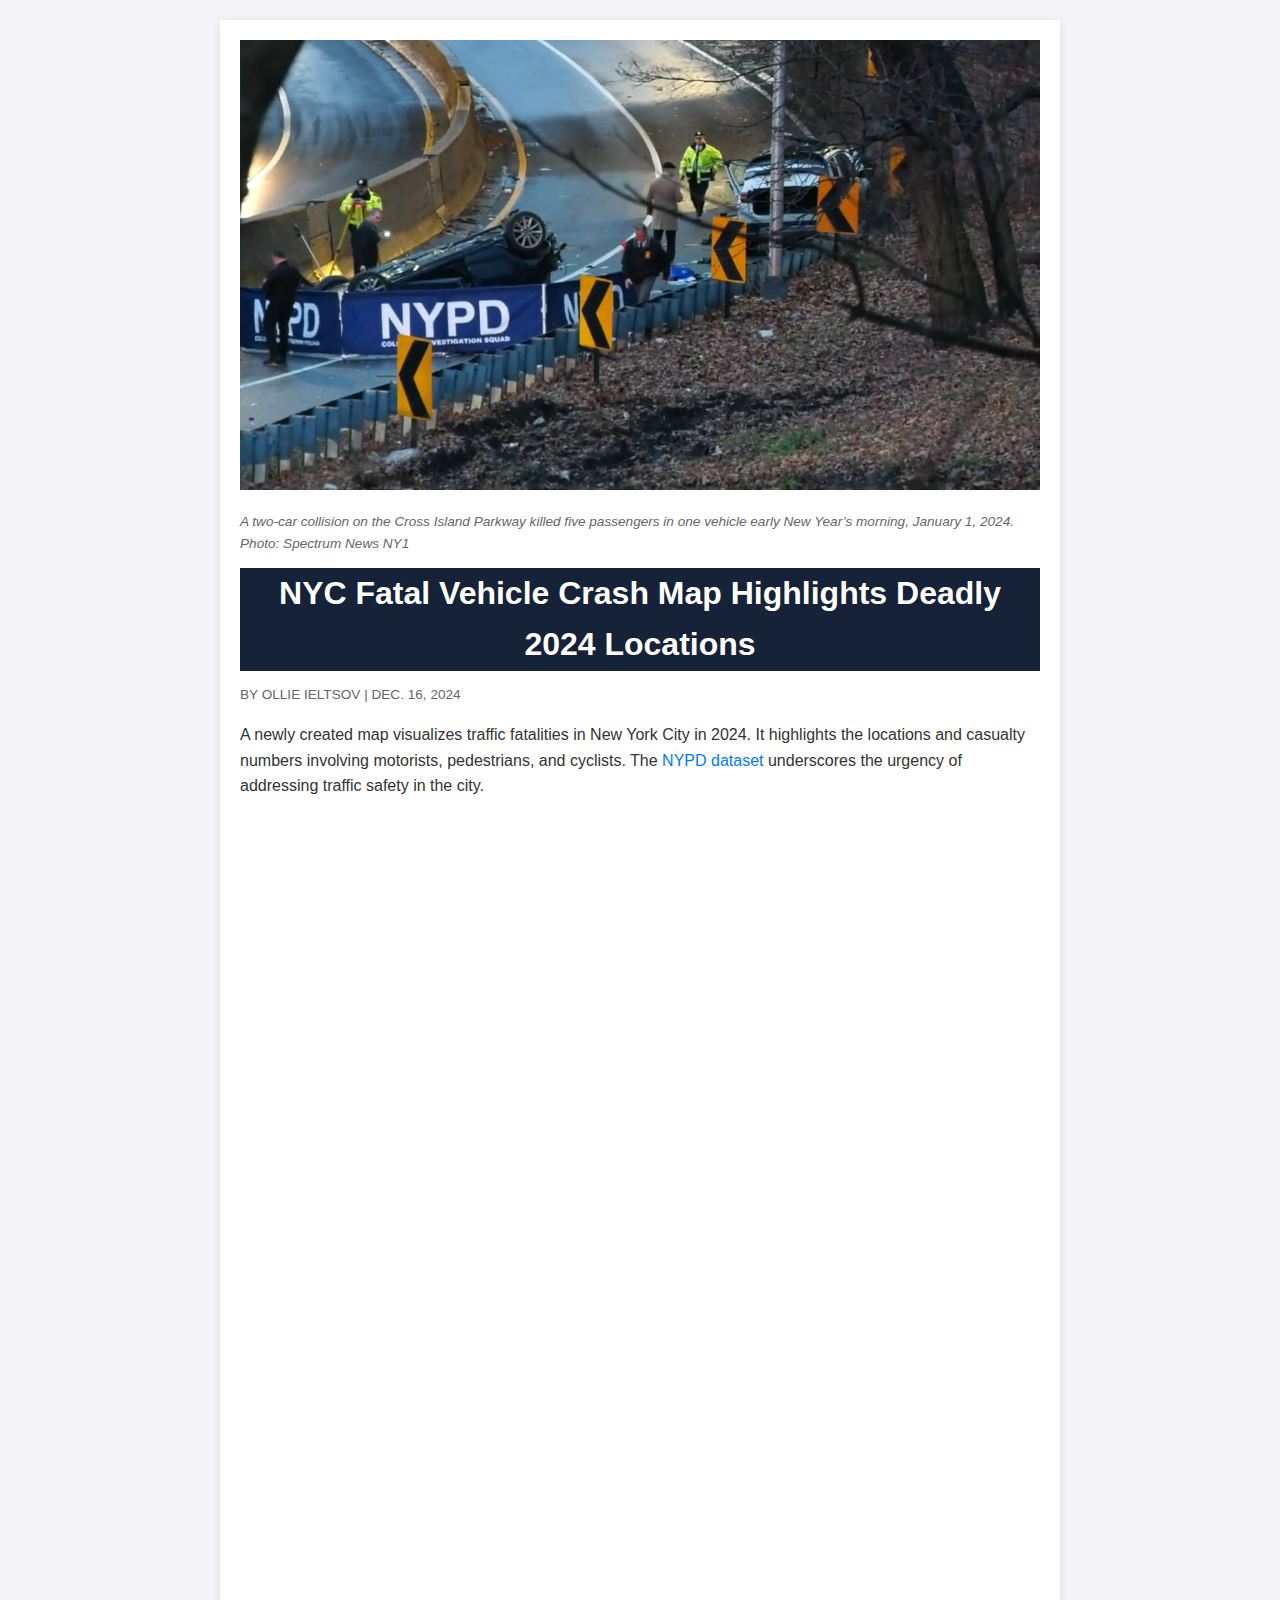
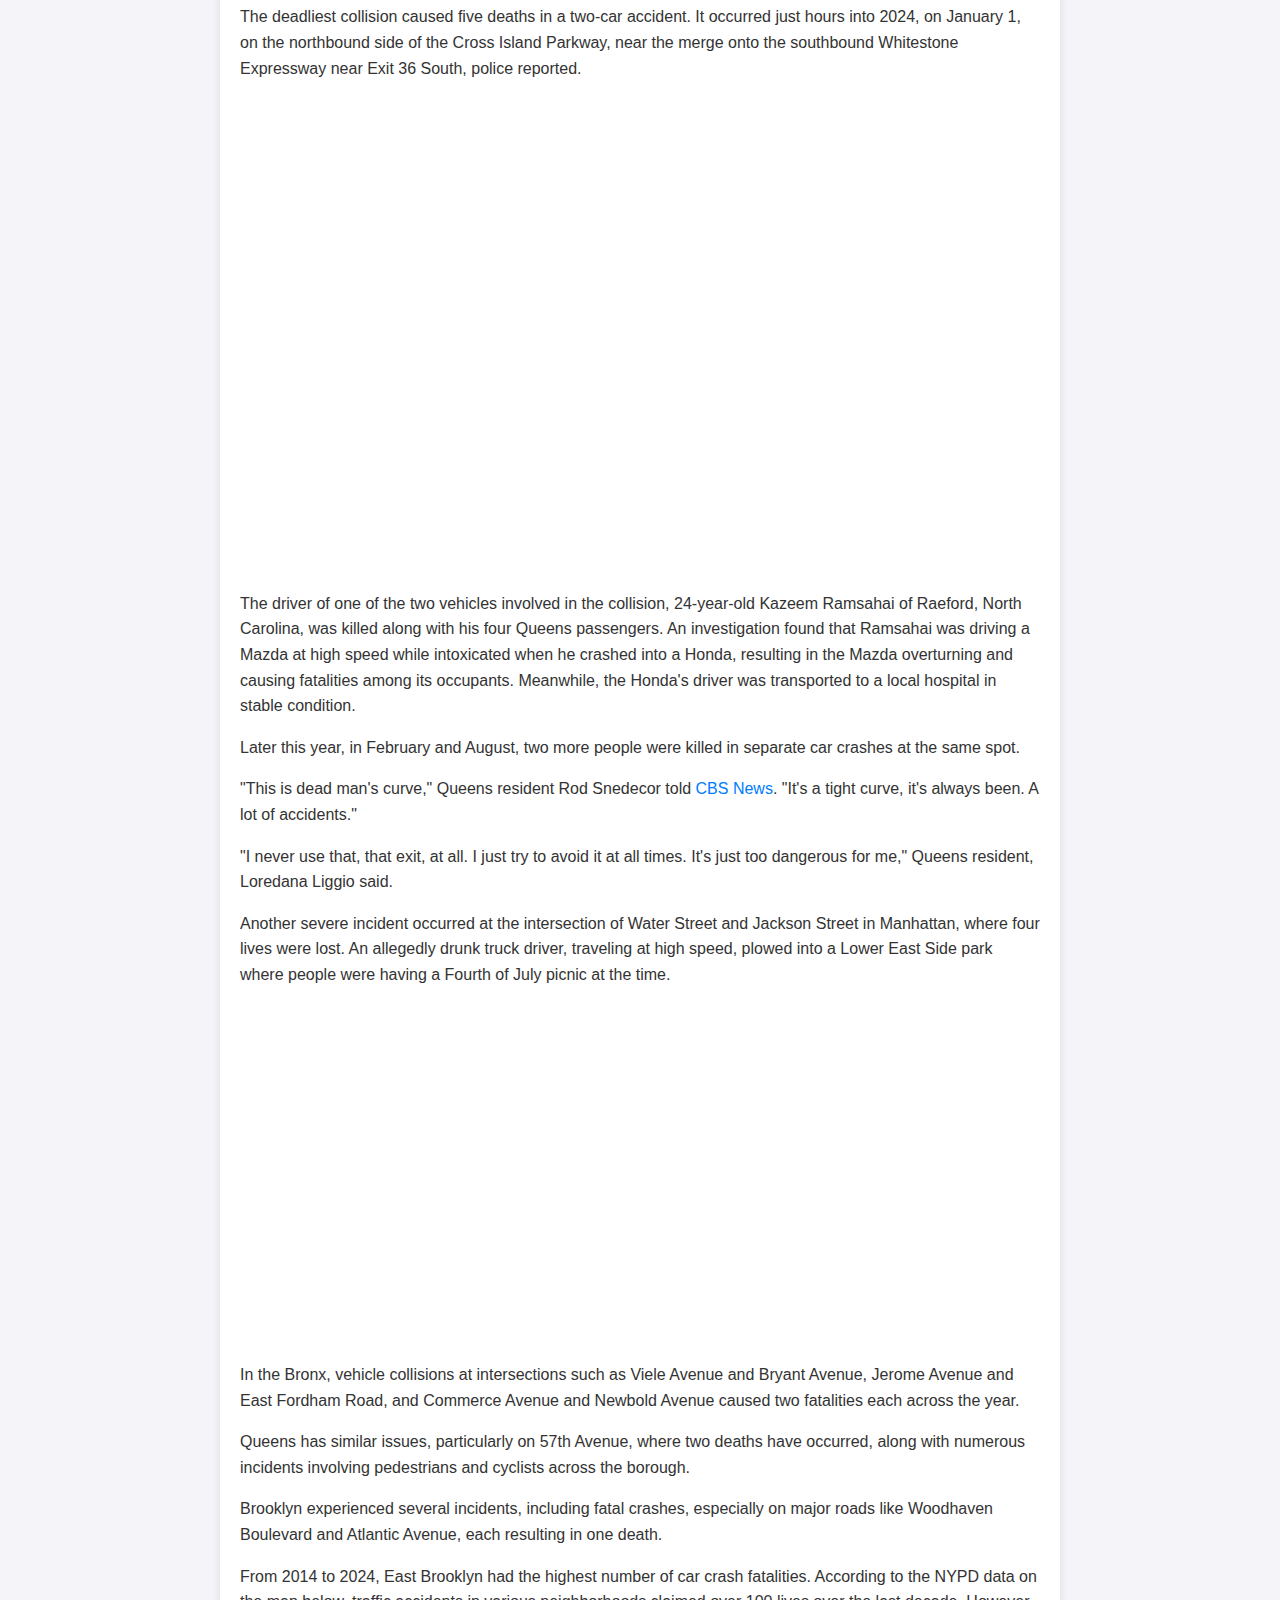
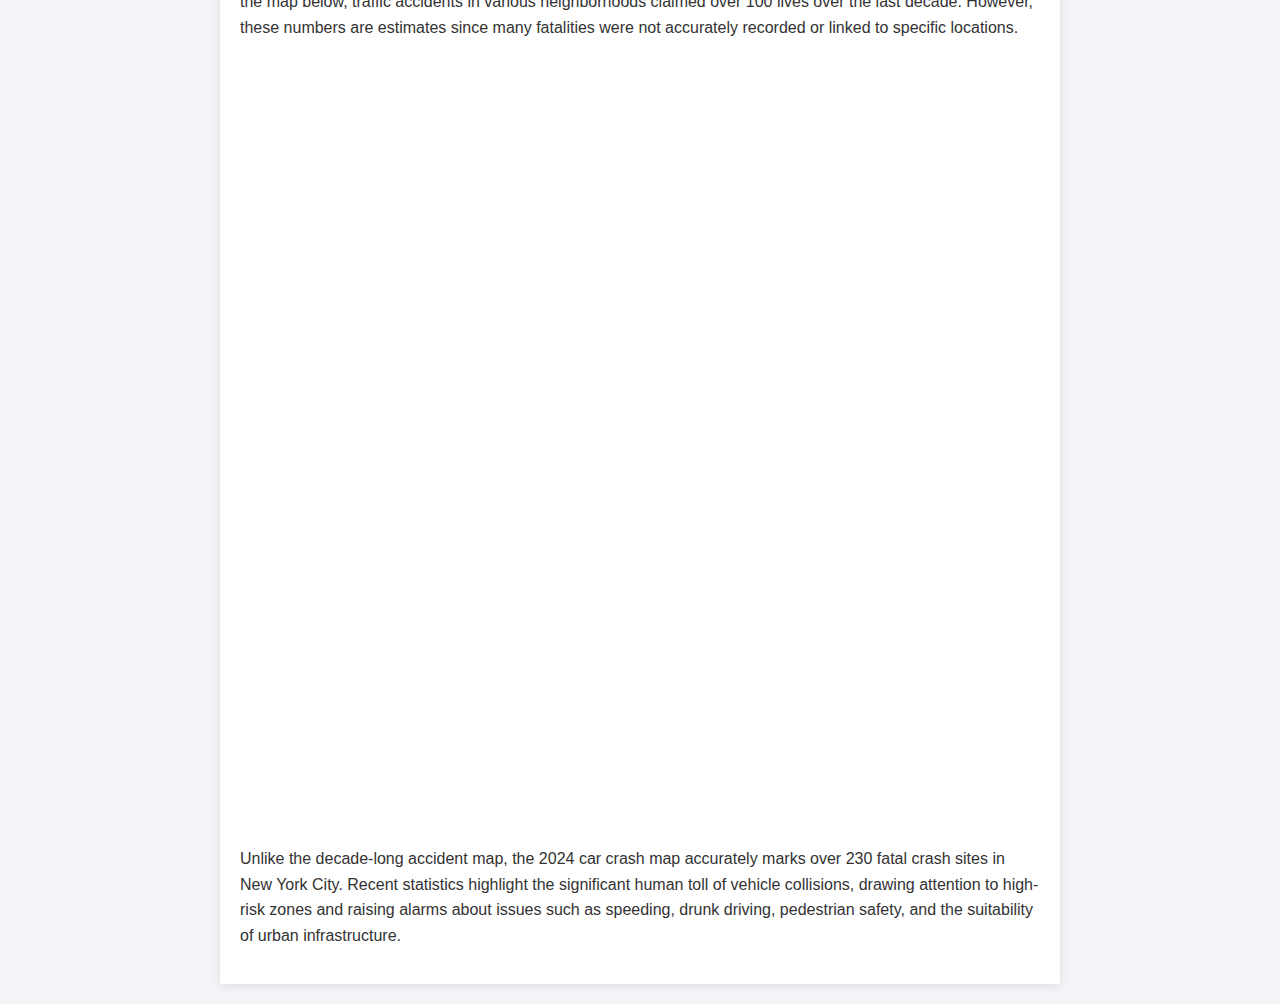
<file: assignment-2/index.html>
<!DOCTYPE html>
<html>

<head>
    <title>2024 NYC Fatal Vehicle Crash Map</title>
    <link rel="stylesheet" href="styles.css">
</head>

<body>
    <div class="container">
        <img src="images/image-accident.jpeg" alt="Car accident scene">
        <p class="caption">A two-car collision on the Cross Island Parkway killed five passengers in one vehicle early New Year’s morning, January 1, 2024. Photo: Spectrum News NY1</p>
        
        <header>
            <h1>NYC Fatal Vehicle Crash Map Highlights Deadly 2024 Locations</h1>
        </header>
        
        <p class="byline">BY OLLIE IELTSOV | DEC. 16, 2024</p>
        
        <p>A newly created map visualizes traffic fatalities in New York City in 2024. It highlights the locations and casualty numbers involving motorists, pedestrians, and cyclists. The <a target="_blank" href="https://data.cityofnewyork.us/Public-Safety/Motor-Vehicle-Collisions-Crashes/h9gi-nx95/about_data">NYPD dataset</a> underscores the urgency of addressing traffic safety in the city.</p>

        <iframe title="NYC Locations of Fatal Accidents in 2024" aria-label="Map" id="datawrapper-chart-tMOQJ" src="https://datawrapper.dwcdn.net/tMOQJ/1/" scrolling="no" frameborder="0" style="width: 0; min-width: 100% !important; border: none;" height="746" data-external="1">
        </iframe>
        <script type="text/javascript">!function(){"use strict";window.addEventListener("message",(function(a){if(void 0!==a.data["datawrapper-height"]){var e=document.querySelectorAll("iframe");for(var t in a.data["datawrapper-height"])for(var r=0;r<e.length;r++)if(e[r].contentWindow===a.source){var i=a.data["datawrapper-height"][t]+"px";e[r].style.height=i}}}))}();
        </script>

        <p>The deadliest collision caused five deaths in a two-car accident. It occurred just hours into 2024, on January 1, on the northbound side of the Cross Island Parkway, near the merge onto the southbound Whitestone Expressway near Exit 36 South, police reported.</p>

        <iframe src="https://www.google.com/maps/embed?pb=!4v1734370478316!6m8!1m7!1seAbsAzp-sE_j1XkfSj_MLg!2m2!1d40.78966951622638!2d-73.82109630214369!3f276.22651671265135!4f-5.3087694048243605!5f0.7820865974627469" width="600" height="450" style="border:0;" allowfullscreen="" loading="lazy" referrerpolicy="no-referrer-when-downgrade"></iframe>

        <p>The driver of one of the two vehicles involved in the collision, 24-year-old Kazeem Ramsahai of Raeford, North Carolina, was killed along with his four Queens passengers. An investigation found that Ramsahai was driving a Mazda at high speed while intoxicated when he crashed into a Honda, resulting in the Mazda overturning and causing fatalities among its occupants. Meanwhile, the Honda's driver was transported to a local hospital in stable condition.</p>
        <p>Later this year, in February and August, two more people were killed in separate car crashes at the same spot.</p>
        <p>"This is dead man's curve," Queens resident Rod Snedecor told <a target="_blank" a href="https://www.cbsnews.com/newyork/news/cross-island-parkway-deadly-crash-queens-exit-36-n/">CBS News</a>. "It's a tight curve, it's always been. A lot of accidents."</p>
        <p>"I never use that, that exit, at all. I just try to avoid it at all times. It's just too dangerous for me," Queens resident, Loredana Liggio said.</p>

        <p>Another severe incident occurred at the intersection of Water Street and Jackson Street in Manhattan, where four lives were lost. An allegedly drunk truck driver, traveling at high speed, plowed into a Lower East Side park where people were having a Fourth of July picnic at the time.</p>

        <iframe width="560" height="315" src="https://www.youtube.com/embed/uwd9GrBxyMA?si=VZ9K_W-j-UPjY9Bf" title="YouTube video player" frameborder="0" allow="accelerometer; autoplay; clipboard-write; encrypted-media; gyroscope; picture-in-picture; web-share" referrerpolicy="strict-origin-when-cross-origin" allowfullscreen></iframe>

        <p>In the Bronx, vehicle collisions at intersections such as Viele Avenue and Bryant Avenue, Jerome Avenue and East Fordham Road, and Commerce Avenue and Newbold Avenue caused two fatalities each across the year.</p>
        <p>Queens has similar issues, particularly on 57th Avenue, where two deaths have occurred, along with numerous incidents involving pedestrians and cyclists across the borough.</p>
        <p>Brooklyn experienced several incidents, including fatal crashes, especially on major roads like Woodhaven Boulevard and Atlantic Avenue, each resulting in one death.</p>
        <p>From 2014 to 2024, East Brooklyn had the highest number of car crash fatalities. According to the NYPD data on the map below, traffic accidents in various neighborhoods claimed over 100 lives over the last decade. However, these numbers are estimates since many fatalities were not accurately recorded or linked to specific locations.</p>

        
        <iframe title="Mapping casualty numbers in NYC accidents 2014-2024" aria-label="Map" id="datawrapper-chart-hMvZp" src="https://datawrapper.dwcdn.net/hMvZp/5/" scrolling="no" frameborder="0" style="width: 0; min-width: 100% !important; border: none;" height="746" data-external="1">
        </iframe>
        <script type="text/javascript">!function(){"use strict";window.addEventListener("message",(function(a){if(void 0!==a.data["datawrapper-height"]){var e=document.querySelectorAll("iframe");for(var t in a.data["datawrapper-height"])for(var r=0;r<e.length;r++)if(e[r].contentWindow===a.source){var i=a.data["datawrapper-height"][t]+"px";e[r].style.height=i}}}))}();
        </script>
        
        <p>Unlike the decade-long accident map, the 2024 car crash map accurately marks over 230 fatal crash sites in New York City. Recent statistics highlight the significant human toll of vehicle collisions, drawing attention to high-risk zones and raising alarms about issues such as speeding, drunk driving, pedestrian safety, and the suitability of urban infrastructure.</p>
    </div>
</body>
</html>
</file>
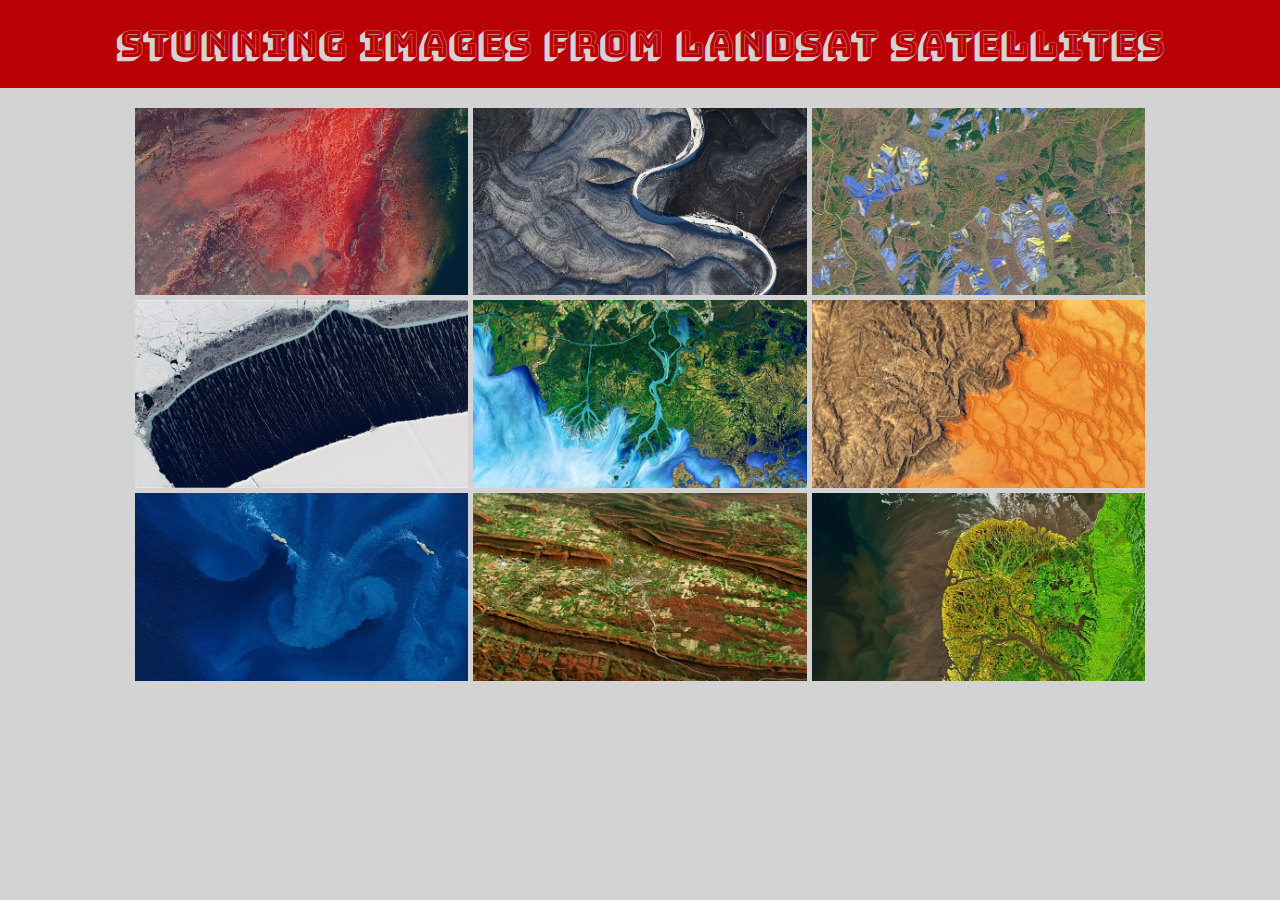
<file: satellite-grid-site/index.html>
<!doctype html>
<html>

    <head>
    	<title>Landsat Satellite Images</title>

<link rel="stylesheet" type="text/css" href="styles.css">
<link rel="preconnect" href="https://fonts.googleapis.com">
<link rel="preconnect" href="https://fonts.gstatic.com" crossorigin>
<link href="https://fonts.googleapis.com/css2?family=Bungee+Shade&display=swap" rel="stylesheet">
    </head>

<body>
    <div class="headline">
        <h1> Stunning Images from Landsat Satellites </h1>
    </div> 

    <div class="photo-grid">
      <img src="images/satellite-1.jpg" alt="Satellite Image 1">
      <img src="images/satellite-2.jpg" alt="Satellite Image 2">
      <img src="images/satellite-3.jpg" alt="Satellite Image 3">
      <img src="images/satellite-4.jpg" alt="Satellite Image 4">
      <img src="images/satellite-5.jpg" alt="Satellite Image 5">
      <img src="images/satellite-6.jpg" alt="Satellite Image 6">
      <img src="images/satellite-7.jpg" alt="Satellite Image 7">
      <img src="images/satellite-8.jpg" alt="Satellite Image 8">
      <img src="images/satellite-9.jpg" alt="Satellite Image 9">
    </div>


</body>

</html>
</file>
<file: assignment-2/styles.css>
body {
    font-family: Arial, Helvetica, sans-serif;
    line-height: 1.6;
    margin: 0;
    padding: 0;
    color: #333333;
    background-color: #F4F4F9;
}

.container {
    max-width: 800px;
    margin: 20px auto;
    padding: 20px;
    background: #FFFFFF;
    box-shadow: 0 2px 10px rgba(0, 0, 0, 0.1);
}

img {
    max-width: 100%;
    height: auto;
}

.caption {
    font-size: 0.85em;
    color: #666666;
    font-style: italic;
    text-align: left;
}

header {
    background: #152238;
    color: #FFFFFF;
    text-align: center;
}

header h1 {
    margin: 0;
}

.byline {
    font-size: 0.85em;
    color: #666666;
}

iframe {
    width: 100%;
    border: none;
    margin: 10px 0;
}

a {
    color: #007BFF;
    text-decoration: none;
}

a:hover {
    text-decoration: underline;
}
</file>
<file: satellite-grid-site/styles.css>
body {
  margin: 0;
  font-family: Arial, sans-serif;
  background-color: #D3D3D3;
}

.headline {
  display: flex;
  justify-content: center;
  align-items: center;
  background-color: #B90005;
  padding: 20px;
}

.headline h1 {
  color: #D3D3D3;
  font-family: 'Bungee Shade', serif;
  font-size: 36px;
  text-align: center;
  font-weight: 400;
  margin: 0;
}

.photo-grid {
  display: flex;
  flex-wrap: wrap;
  justify-content: center;
  gap: 5px;
  padding: 20px;
}

.photo-grid img {
  width: calc(33.333% - 80px);
  max-width: 100%;
  height: auto;
  max-height: 100%;
  object-fit: cover;
}
</file>
